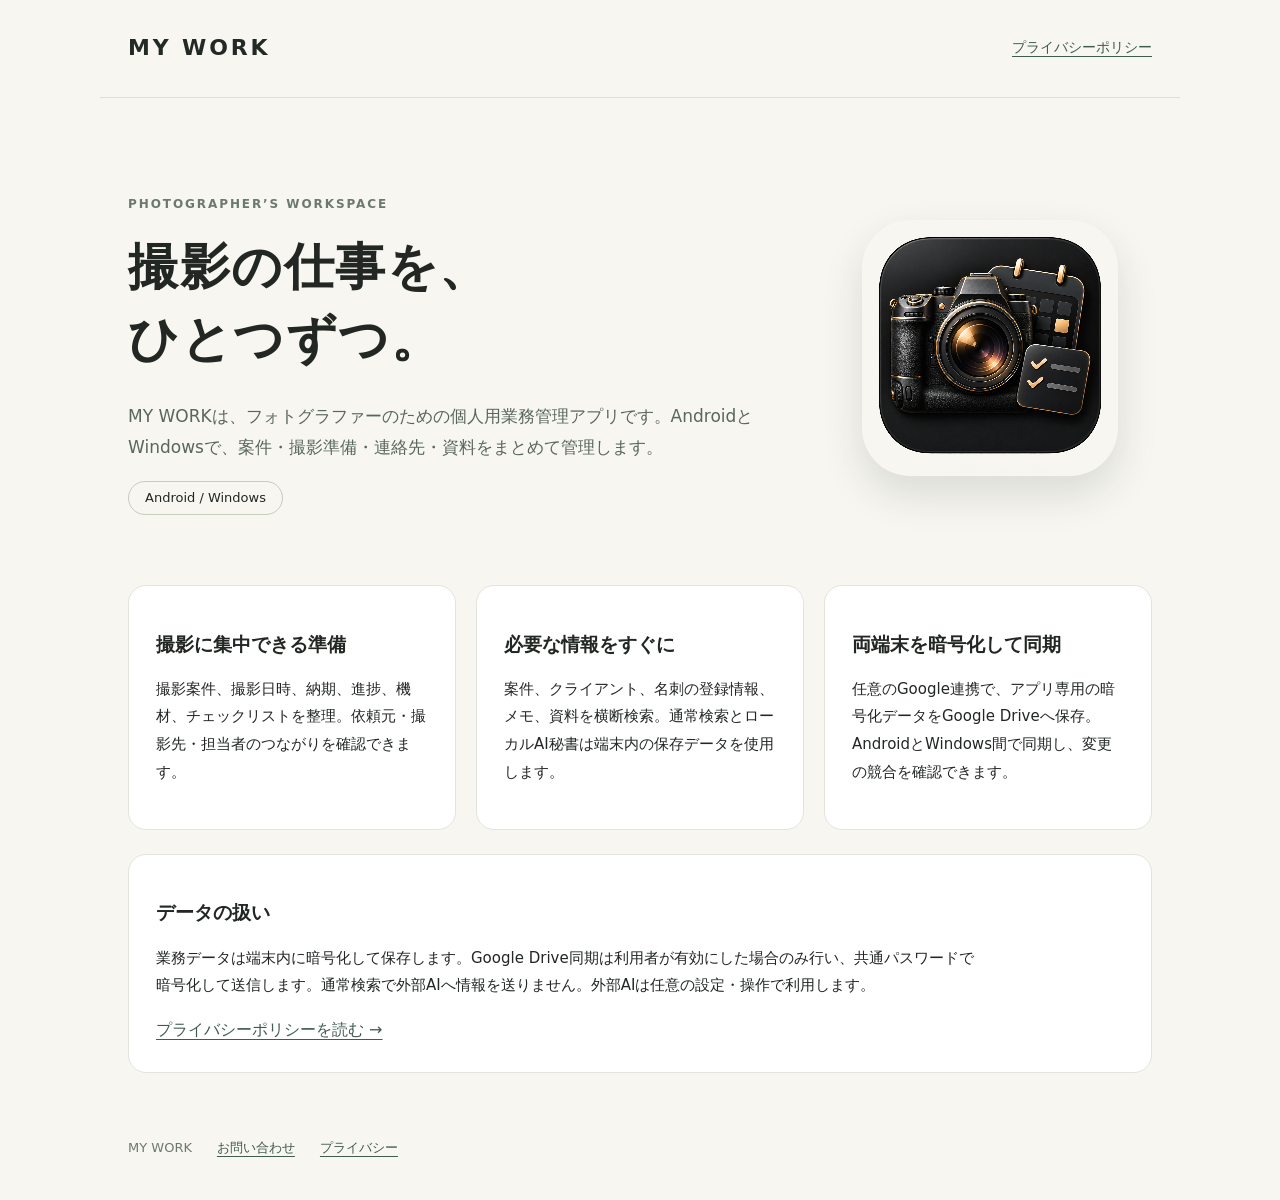
<file: index.html>
<!doctype html>
<html lang="ja"><head><meta charset="utf-8"><meta name="viewport" content="width=device-width,initial-scale=1"><title>MY WORK | フォトグラファーの業務管理</title><meta name="description" content="AndroidとWindowsのフォトグラファー向け業務管理アプリMY WORK。案件・撮影準備・連絡先を端末内で管理し、任意の暗号化Google Drive同期に対応。"><link rel="icon" href="icon.png"><link rel="stylesheet" href="style.css"></head><body>
<header><a class="brand" href="./">MY WORK</a><nav aria-label="ページ"><a href="privacy.html">プライバシーポリシー</a></nav></header>
<main><section class="hero"><div><p class="eyebrow">PHOTOGRAPHER’S WORKSPACE</p><h1>撮影の仕事を、<br>ひとつずつ。</h1><p class="lead">MY WORKは、フォトグラファーのための個人用業務管理アプリです。AndroidとWindowsで、案件・撮影準備・連絡先・資料をまとめて管理します。</p><span class="badge">Android / Windows</span></div><img src="icon.png" width="256" height="256" alt="カメラとカレンダー、チェックリストを組み合わせたMY WORKのアイコン"></section>
<section class="features" aria-label="主な機能"><article><h2>撮影に集中できる準備</h2><p>撮影案件、撮影日時、納期、進捗、機材、チェックリストを整理。依頼元・撮影先・担当者のつながりを確認できます。</p></article><article><h2>必要な情報をすぐに</h2><p>案件、クライアント、名刺の登録情報、メモ、資料を横断検索。通常検索とローカルAI秘書は端末内の保存データを使用します。</p></article><article><h2>両端末を暗号化して同期</h2><p>任意のGoogle連携で、アプリ専用の暗号化データをGoogle Driveへ保存。AndroidとWindows間で同期し、変更の競合を確認できます。</p></article></section>
<section class="notice"><h2>データの扱い</h2><p>業務データは端末内に暗号化して保存します。Google Drive同期は利用者が有効にした場合のみ行い、共通パスワードで暗号化して送信します。通常検索で外部AIへ情報を送りません。外部AIは任意の設定・操作で利用します。</p><a href="privacy.html">プライバシーポリシーを読む →</a></section>
</main><footer><span>MY WORK</span><a href="https://github.com/Hiroshimadography/my-work-info/issues">お問い合わせ</a><a href="privacy.html">プライバシー</a></footer></body></html>
</file>
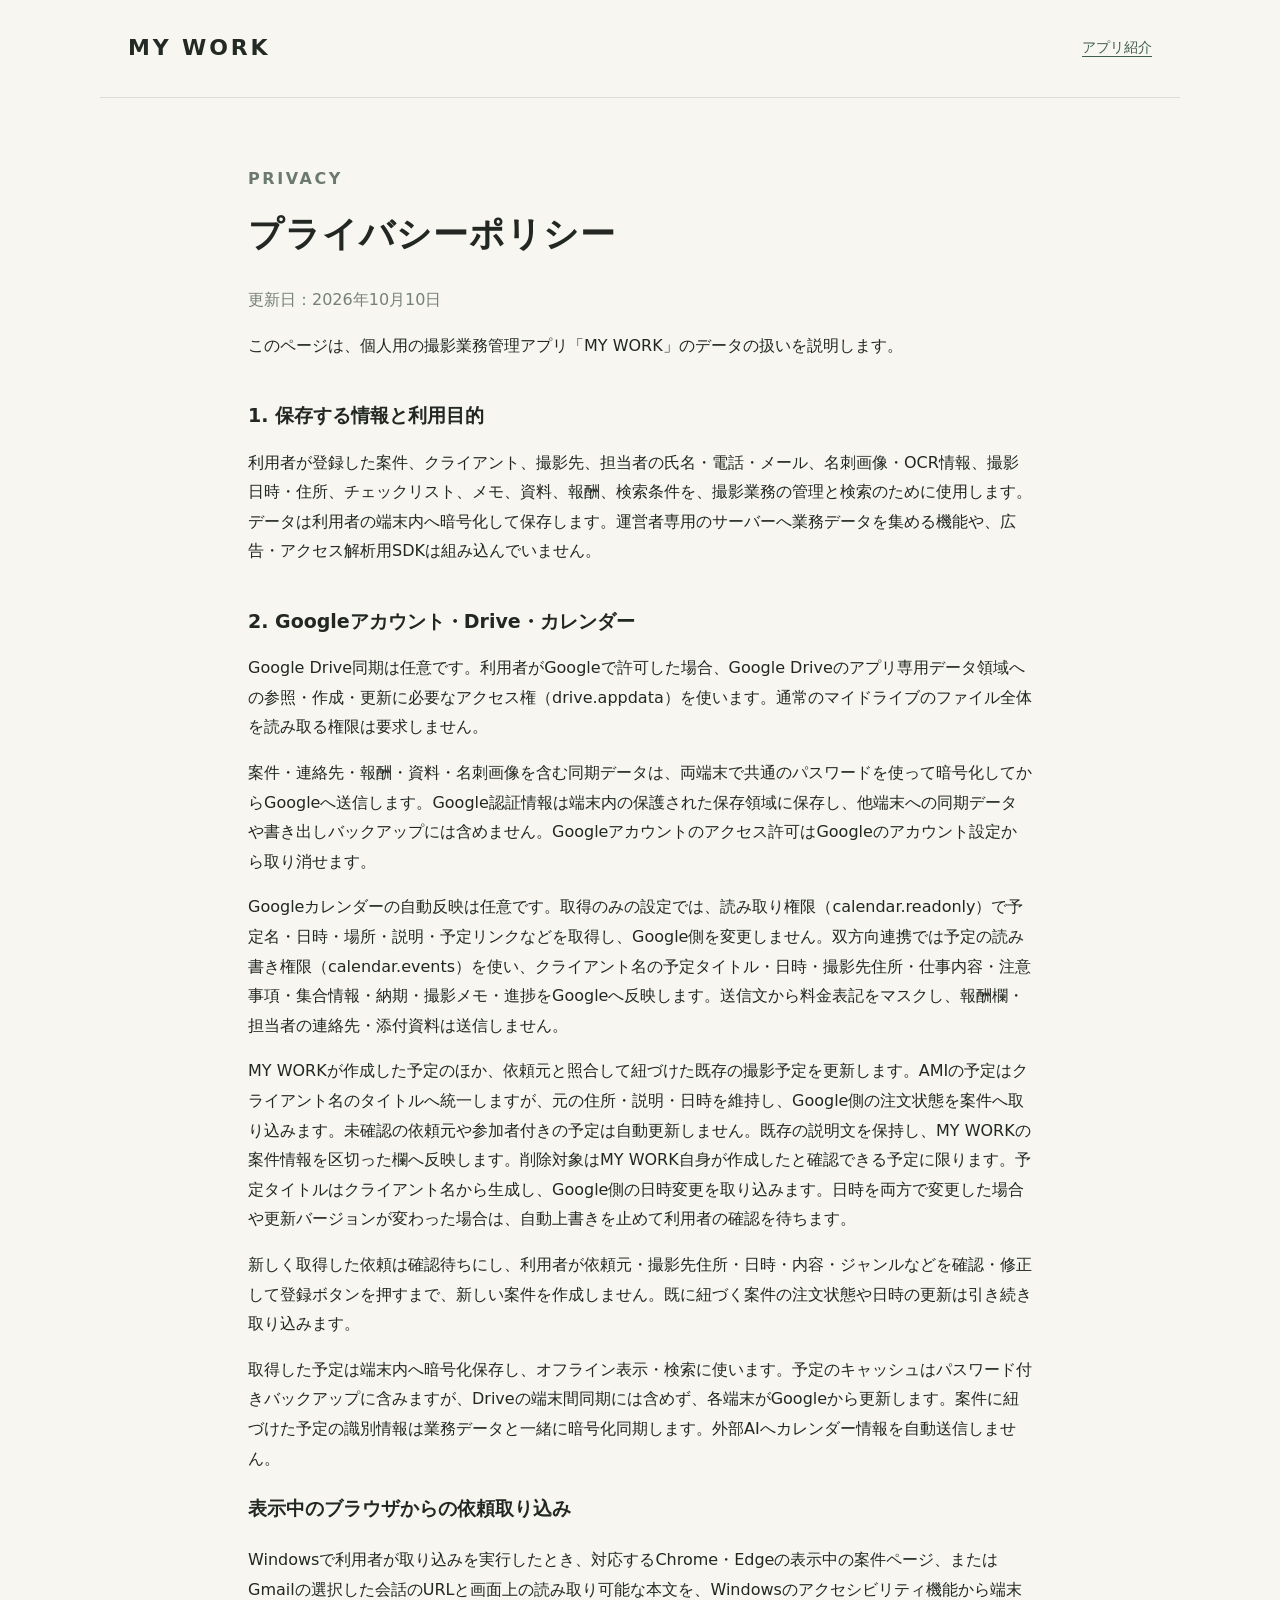
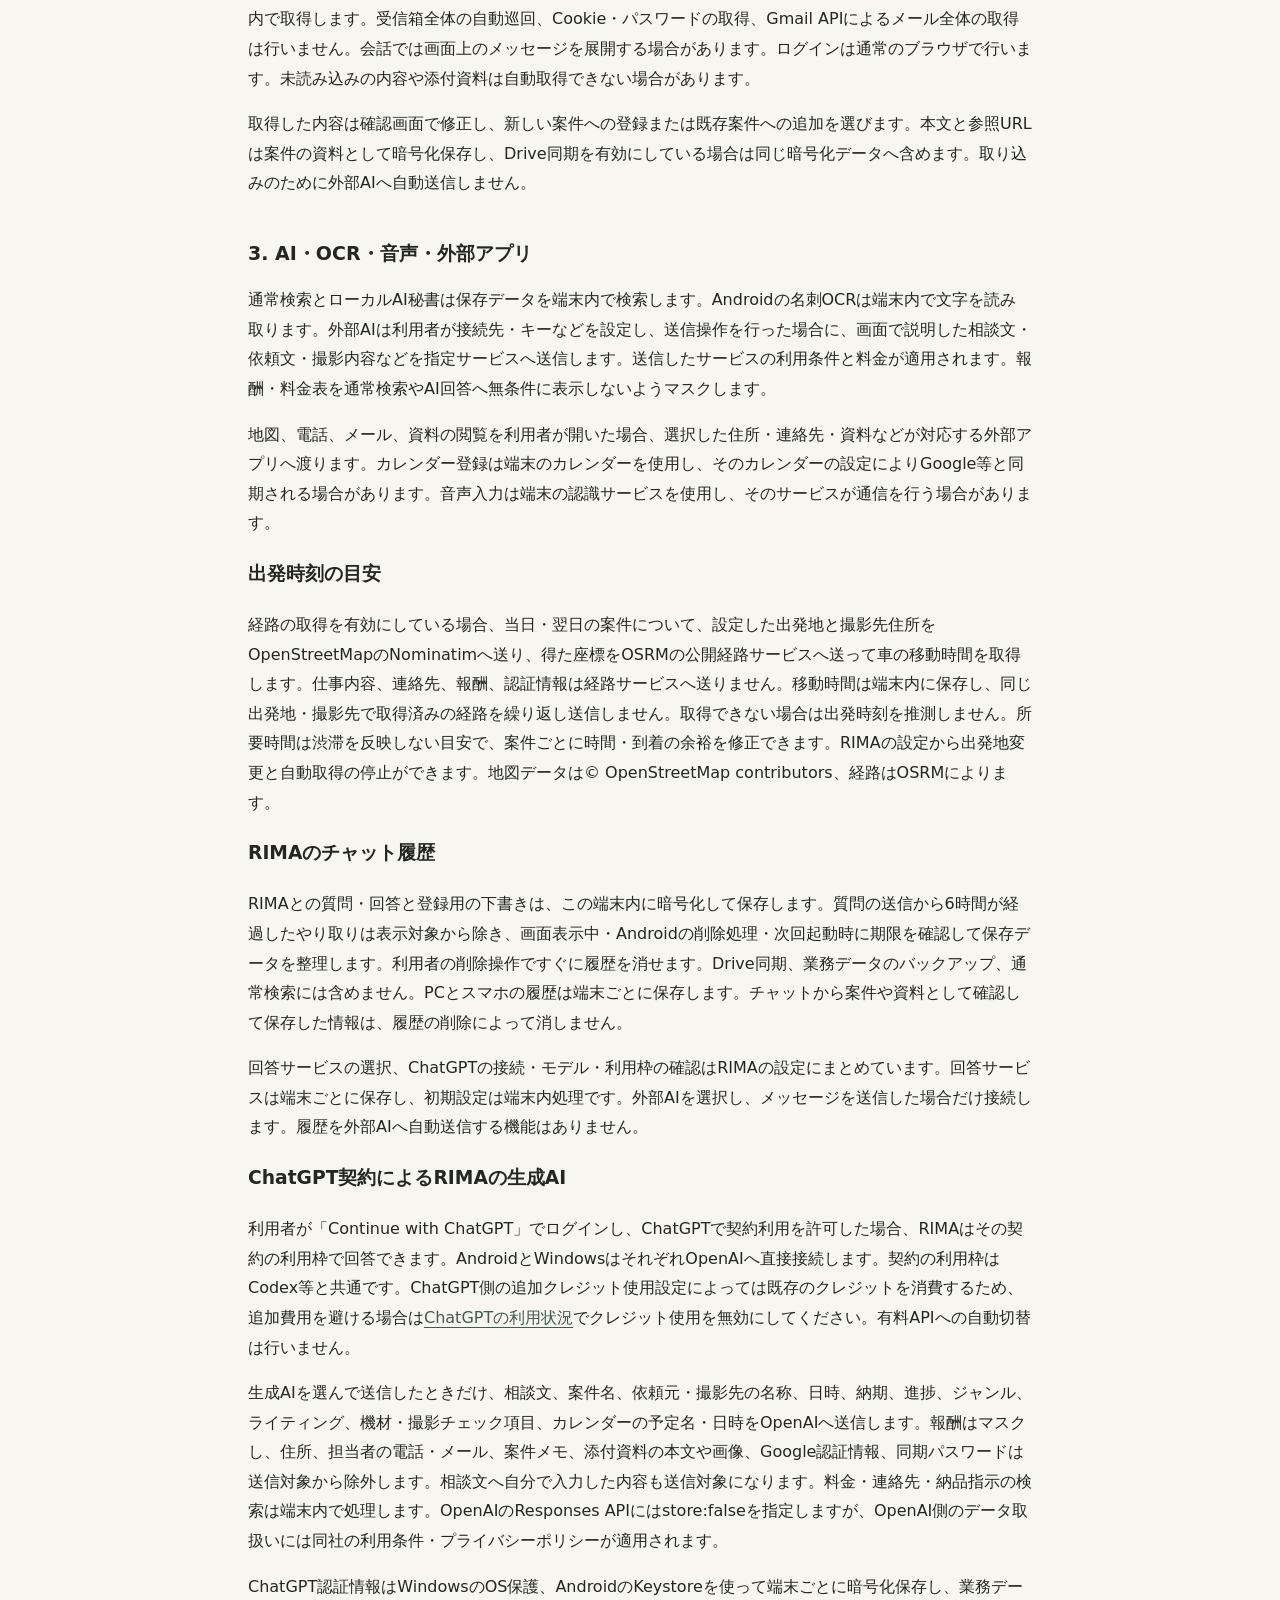
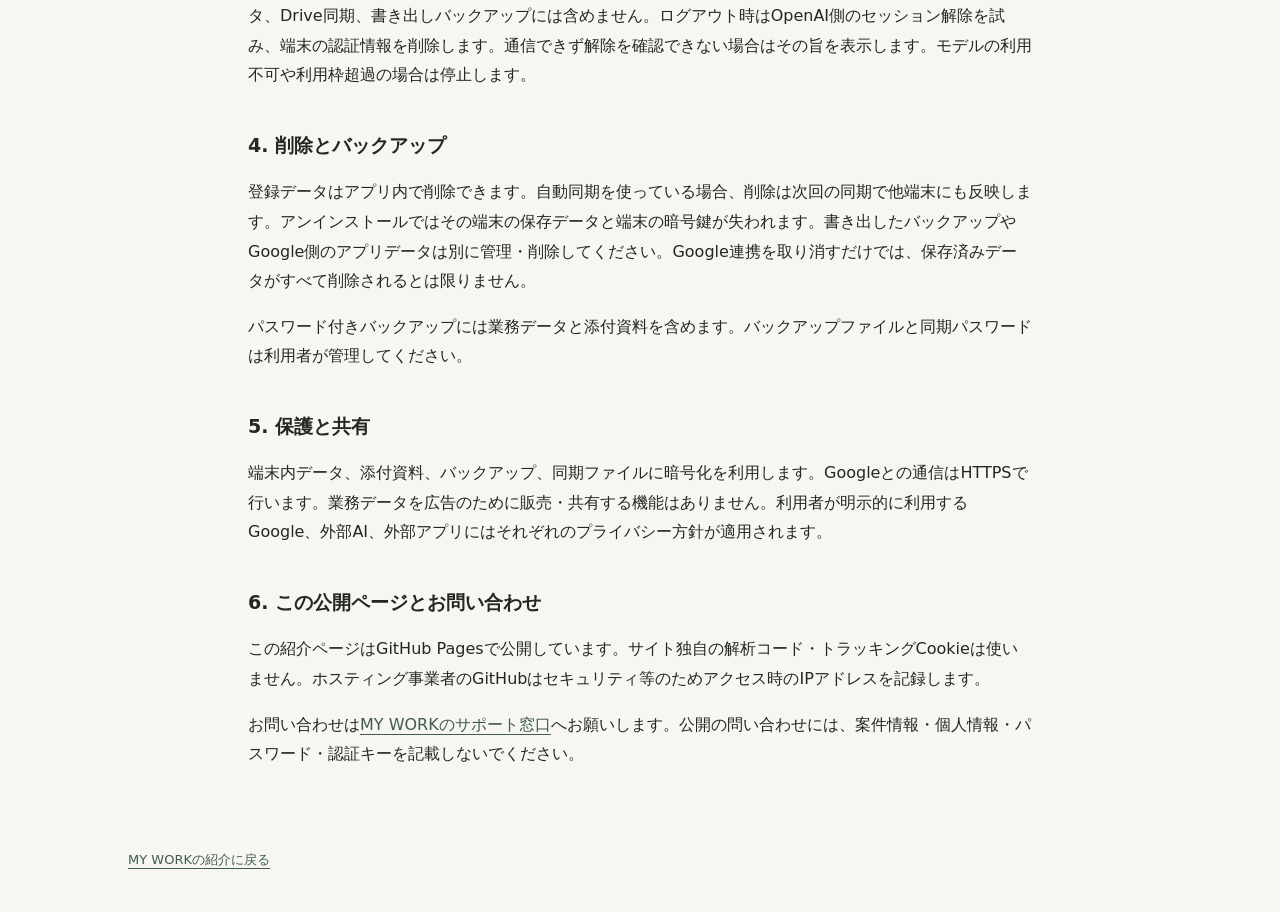
<file: privacy.html>
<!doctype html>
<html lang="ja"><head><meta charset="utf-8"><meta name="viewport" content="width=device-width,initial-scale=1"><title>プライバシーポリシー | MY WORK</title><link rel="icon" href="icon.png"><link rel="stylesheet" href="style.css"></head><body><header><a class="brand" href="./">MY WORK</a><nav><a href="./">アプリ紹介</a></nav></header>
<main class="policy"><p class="eyebrow">PRIVACY</p><h1>プライバシーポリシー</h1><p class="muted">更新日：2026年10月10日</p><p>このページは、個人用の撮影業務管理アプリ「MY WORK」のデータの扱いを説明します。</p>
<h2>1. 保存する情報と利用目的</h2><p>利用者が登録した案件、クライアント、撮影先、担当者の氏名・電話・メール、名刺画像・OCR情報、撮影日時・住所、チェックリスト、メモ、資料、報酬、検索条件を、撮影業務の管理と検索のために使用します。データは利用者の端末内へ暗号化して保存します。運営者専用のサーバーへ業務データを集める機能や、広告・アクセス解析用SDKは組み込んでいません。</p>
<h2>2. Googleアカウント・Drive・カレンダー</h2><p>Google Drive同期は任意です。利用者がGoogleで許可した場合、Google Driveのアプリ専用データ領域への参照・作成・更新に必要なアクセス権（drive.appdata）を使います。通常のマイドライブのファイル全体を読み取る権限は要求しません。</p><p>案件・連絡先・報酬・資料・名刺画像を含む同期データは、両端末で共通のパスワードを使って暗号化してからGoogleへ送信します。Google認証情報は端末内の保護された保存領域に保存し、他端末への同期データや書き出しバックアップには含めません。Googleアカウントのアクセス許可はGoogleのアカウント設定から取り消せます。</p>
<p>Googleカレンダーの自動反映は任意です。取得のみの設定では、読み取り権限（calendar.readonly）で予定名・日時・場所・説明・予定リンクなどを取得し、Google側を変更しません。双方向連携では予定の読み書き権限（calendar.events）を使い、クライアント名の予定タイトル・日時・撮影先住所・仕事内容・注意事項・集合情報・納期・撮影メモ・進捗をGoogleへ反映します。送信文から料金表記をマスクし、報酬欄・担当者の連絡先・添付資料は送信しません。</p><p>MY WORKが作成した予定のほか、依頼元と照合して紐づけた既存の撮影予定を更新します。AMIの予定はクライアント名のタイトルへ統一しますが、元の住所・説明・日時を維持し、Google側の注文状態を案件へ取り込みます。未確認の依頼元や参加者付きの予定は自動更新しません。既存の説明文を保持し、MY WORKの案件情報を区切った欄へ反映します。削除対象はMY WORK自身が作成したと確認できる予定に限ります。予定タイトルはクライアント名から生成し、Google側の日時変更を取り込みます。日時を両方で変更した場合や更新バージョンが変わった場合は、自動上書きを止めて利用者の確認を待ちます。</p><p>新しく取得した依頼は確認待ちにし、利用者が依頼元・撮影先住所・日時・内容・ジャンルなどを確認・修正して登録ボタンを押すまで、新しい案件を作成しません。既に紐づく案件の注文状態や日時の更新は引き続き取り込みます。</p><p>取得した予定は端末内へ暗号化保存し、オフライン表示・検索に使います。予定のキャッシュはパスワード付きバックアップに含みますが、Driveの端末間同期には含めず、各端末がGoogleから更新します。案件に紐づけた予定の識別情報は業務データと一緒に暗号化同期します。外部AIへカレンダー情報を自動送信しません。</p><h3>表示中のブラウザからの依頼取り込み</h3><p>Windowsで利用者が取り込みを実行したとき、対応するChrome・Edgeの表示中の案件ページ、またはGmailの選択した会話のURLと画面上の読み取り可能な本文を、Windowsのアクセシビリティ機能から端末内で取得します。受信箱全体の自動巡回、Cookie・パスワードの取得、Gmail APIによるメール全体の取得は行いません。会話では画面上のメッセージを展開する場合があります。ログインは通常のブラウザで行います。未読み込みの内容や添付資料は自動取得できない場合があります。</p><p>取得した内容は確認画面で修正し、新しい案件への登録または既存案件への追加を選びます。本文と参照URLは案件の資料として暗号化保存し、Drive同期を有効にしている場合は同じ暗号化データへ含めます。取り込みのために外部AIへ自動送信しません。</p>
<h2>3. AI・OCR・音声・外部アプリ</h2><p>通常検索とローカルAI秘書は保存データを端末内で検索します。Androidの名刺OCRは端末内で文字を読み取ります。外部AIは利用者が接続先・キーなどを設定し、送信操作を行った場合に、画面で説明した相談文・依頼文・撮影内容などを指定サービスへ送信します。送信したサービスの利用条件と料金が適用されます。報酬・料金表を通常検索やAI回答へ無条件に表示しないようマスクします。</p><p>地図、電話、メール、資料の閲覧を利用者が開いた場合、選択した住所・連絡先・資料などが対応する外部アプリへ渡ります。カレンダー登録は端末のカレンダーを使用し、そのカレンダーの設定によりGoogle等と同期される場合があります。音声入力は端末の認識サービスを使用し、そのサービスが通信を行う場合があります。</p>
<h3>出発時刻の目安</h3><p>経路の取得を有効にしている場合、当日・翌日の案件について、設定した出発地と撮影先住所をOpenStreetMapのNominatimへ送り、得た座標をOSRMの公開経路サービスへ送って車の移動時間を取得します。仕事内容、連絡先、報酬、認証情報は経路サービスへ送りません。移動時間は端末内に保存し、同じ出発地・撮影先で取得済みの経路を繰り返し送信しません。取得できない場合は出発時刻を推測しません。所要時間は渋滞を反映しない目安で、案件ごとに時間・到着の余裕を修正できます。RIMAの設定から出発地変更と自動取得の停止ができます。地図データは© OpenStreetMap contributors、経路はOSRMによります。</p><h3>RIMAのチャット履歴</h3><p>RIMAとの質問・回答と登録用の下書きは、この端末内に暗号化して保存します。質問の送信から6時間が経過したやり取りは表示対象から除き、画面表示中・Androidの削除処理・次回起動時に期限を確認して保存データを整理します。利用者の削除操作ですぐに履歴を消せます。Drive同期、業務データのバックアップ、通常検索には含めません。PCとスマホの履歴は端末ごとに保存します。チャットから案件や資料として確認して保存した情報は、履歴の削除によって消しません。</p><p>回答サービスの選択、ChatGPTの接続・モデル・利用枠の確認はRIMAの設定にまとめています。回答サービスは端末ごとに保存し、初期設定は端末内処理です。外部AIを選択し、メッセージを送信した場合だけ接続します。履歴を外部AIへ自動送信する機能はありません。</p><h3>ChatGPT契約によるRIMAの生成AI</h3><p>利用者が「Continue with ChatGPT」でログインし、ChatGPTで契約利用を許可した場合、RIMAはその契約の利用枠で回答できます。AndroidとWindowsはそれぞれOpenAIへ直接接続します。契約の利用枠はCodex等と共通です。ChatGPT側の追加クレジット使用設定によっては既存のクレジットを消費するため、追加費用を避ける場合は<a href="https://chatgpt.com/settings/usage">ChatGPTの利用状況</a>でクレジット使用を無効にしてください。有料APIへの自動切替は行いません。</p><p>生成AIを選んで送信したときだけ、相談文、案件名、依頼元・撮影先の名称、日時、納期、進捗、ジャンル、ライティング、機材・撮影チェック項目、カレンダーの予定名・日時をOpenAIへ送信します。報酬はマスクし、住所、担当者の電話・メール、案件メモ、添付資料の本文や画像、Google認証情報、同期パスワードは送信対象から除外します。相談文へ自分で入力した内容も送信対象になります。料金・連絡先・納品指示の検索は端末内で処理します。OpenAIのResponses APIにはstore:falseを指定しますが、OpenAI側のデータ取扱いには同社の利用条件・プライバシーポリシーが適用されます。</p><p>ChatGPT認証情報はWindowsのOS保護、AndroidのKeystoreを使って端末ごとに暗号化保存し、業務データ、Drive同期、書き出しバックアップには含めません。ログアウト時はOpenAI側のセッション解除を試み、端末の認証情報を削除します。通信できず解除を確認できない場合はその旨を表示します。モデルの利用不可や利用枠超過の場合は停止します。</p>
<h2>4. 削除とバックアップ</h2><p>登録データはアプリ内で削除できます。自動同期を使っている場合、削除は次回の同期で他端末にも反映します。アンインストールではその端末の保存データと端末の暗号鍵が失われます。書き出したバックアップやGoogle側のアプリデータは別に管理・削除してください。Google連携を取り消すだけでは、保存済みデータがすべて削除されるとは限りません。</p><p>パスワード付きバックアップには業務データと添付資料を含めます。バックアップファイルと同期パスワードは利用者が管理してください。</p>
<h2>5. 保護と共有</h2><p>端末内データ、添付資料、バックアップ、同期ファイルに暗号化を利用します。Googleとの通信はHTTPSで行います。業務データを広告のために販売・共有する機能はありません。利用者が明示的に利用するGoogle、外部AI、外部アプリにはそれぞれのプライバシー方針が適用されます。</p>
<h2>6. この公開ページとお問い合わせ</h2><p>この紹介ページはGitHub Pagesで公開しています。サイト独自の解析コード・トラッキングCookieは使いません。ホスティング事業者のGitHubはセキュリティ等のためアクセス時のIPアドレスを記録します。</p><p>お問い合わせは<a href="https://github.com/Hiroshimadography/my-work-info/issues">MY WORKのサポート窓口</a>へお願いします。公開の問い合わせには、案件情報・個人情報・パスワード・認証キーを記載しないでください。</p></main><footer><a href="./">MY WORKの紹介に戻る</a></footer></body></html>
</file>
<file: style.css>
:root{font-family:system-ui,-apple-system,"Segoe UI","Noto Sans JP",sans-serif;color:#222723;background:#f7f6f1;line-height:1.85}*{box-sizing:border-box}body{margin:0}a{color:#405b4f;text-underline-offset:4px}header,main,footer{max-width:1080px;margin:auto;padding:28px}header{display:flex;align-items:center;justify-content:space-between;border-bottom:1px solid #dedfd4}.brand{font-size:22px;font-weight:800;letter-spacing:.13em;text-decoration:none;color:#232924}nav{font-size:14px}.hero{display:grid;grid-template-columns:1fr 290px;align-items:center;gap:70px;padding:55px 0 70px}.hero img{width:256px;height:256px;border-radius:48px;box-shadow:0 18px 40px #25332922}.eyebrow{letter-spacing:.16em;font-size:12px;color:#6c796e;font-weight:700}h1{font-size:clamp(30px,4.8vw,50px);line-height:1.45;letter-spacing:.03em;margin:16px 0 25px}.lead{font-size:17px;color:#59665e}.badge{display:inline-block;border:1px solid #c5cdbc;border-radius:24px;padding:4px 16px;font-size:13px}.features{display:grid;grid-template-columns:repeat(3,1fr);gap:20px}.features article,.notice{padding:27px;background:#fff;border:1px solid #e2e5db;border-radius:18px}h2{font-size:19px;line-height:1.65}p{font-size:15px}.notice{margin-top:24px}.notice p{max-width:830px}footer{display:flex;gap:25px;font-size:13px;color:#6c796e;padding-top:35px;padding-bottom:40px}.policy{max-width:840px;padding-top:50px}.policy h1{font-size:35px}.policy h2{margin-top:40px}.policy p{font-size:16px}.muted{color:#768176}@media(max-width:720px){header,main,footer{padding:22px}.hero{grid-template-columns:1fr;gap:20px;padding:30px 0 40px}.hero img{width:180px;height:180px;border-radius:34px;order:-1}.features{grid-template-columns:1fr}.policy h1{font-size:28px}header{gap:16px}nav{font-size:12px}footer{flex-wrap:wrap}}
</file>
